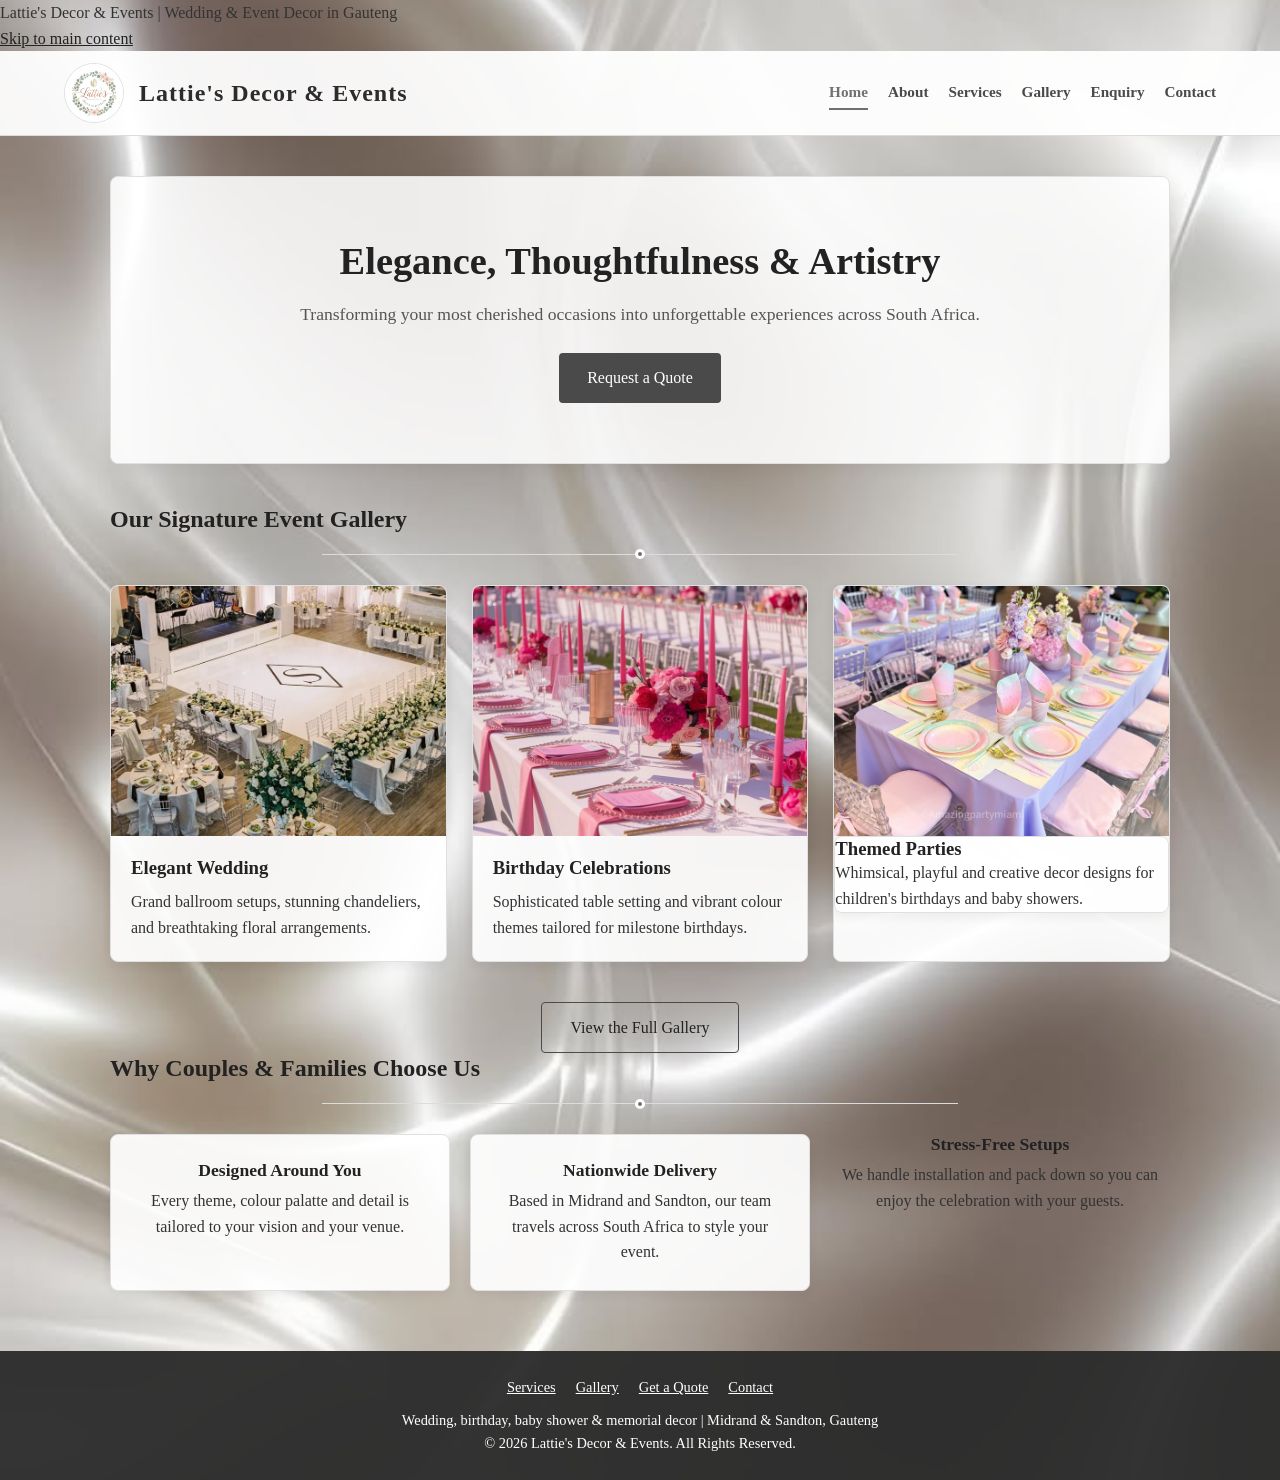
<file: index.html>
<!DOCTYPE html>
<html lang="en -ZA">
<head>
  <meta charset="UTF-8">
  <meta name="viewport" content="width=device-width, initial-scale=1>"
  <title>Lattie's Decor &amp; Events |  Wedding &amp; Event Decor in Gauteng</title>
 <meta name="description" content="Elegant Wedding, Birthday, baby shower and memorial decor in Midrand and Sandton, Gauteng. Request a personalised quote from Lattie's Decor &amp; Events.">
 <meta name="Keywords" content="event decor Gauteng, wedding decor Midrand, event decorator Sandton, baby shower decor, birthday decor,memorial service decor, South Africa">
 <mate name="author" content="Lattie's Decor &amp; Events">
 <meta name="robots" content="index, follow">
 <meta name="theme-color" content="#2c2c2c">
 <link rel="canonical" href="https://latties-decor-events.netlify.app/">

 <!--Open Graph/ social sharing-->
 <meta property="og:type" content="website">
 <meta property="og:site_name" content="Lattie's Decor &amp; Events">
 <meta property="og:tittle" content="Lattie's Decor &amp; Events | Wedding &amp; Event Decor in Gauteng">
 <meta property="og:description" content="Elegant wedding, birthday, baby shower and memorial decor in Midrand and Sandton, Gauteng. Request a personalised quote from Lattie's Decor &amp; Events.">
 <meta property="og:url" content="https://latties-decor-events.netlify.app/">
 <meta property="og:image" content="https://latties-decor-events.netlify.app/_images/Elegant-wedding-reception-decor.jpg">
 <meta property="og:locale" content="en_ZA">
 <meta name="twitter:card" content="summary_large_image">

 <link rel="icon" type="image/png" href="favicon.png">
 <link rel="apple-touch-icon" href="_images/apple-touch-icon.png">
 <link rel="stylesheet" href="css_assets/style.css">
 <script type="application/Id+json">
  {
   "@context": "https://schema.org",
   "@type": "LocalBusiness",
   "name": "Lattie's Decor & Events",
   "description": "Wedding. birthday, baby shower, graduation and memorial decor in Midrand and Sandton, Gauteng, with nationwide delivery.",
   "url": "https://latties-decor-events.netlify.app/",
   "logo": "https://latties-decor-events.netlify.app/_images/latties-decor-events-logo.jpg",
   "image": "https://latties-decor-events.netlify.app/_images/Elegant-wedding-reception-decor.jpg",
   "telephone": "+27683283939",
   "email": "Lattieneo@gmail.com",
   "address": {"@type": "PostalAddress", "addressLocality": "Midrand","addressRegion": "Gauteng", "addressCountry":"ZA" },
   "areaServed":{ "@type": "Country", "name": "South Africa"},
   "openingHoursSpecification":{
    "@type": "OpeningHoursSpecification",
    "dayOfWeek": ["Monday", "Tuesday", "Wednesday", "Thursday", "Friday"],
    "opens": "09:00",
    "closes": "18:00"
   }
  }
 </script>
</head>
<body>
  <a class="Skip-link" href="#main-content">Skip to main content</a>

  <header>
    <a class="brand" href="index.html" aria-label="Lattie's Decor and Events- home">
      <img src="_images/lattie-decor-events-logo.jpg" alt="Lattie's Decor and Events logo" width="60" height="60">
      <span class="brand-name">Lattie's Decor &amp; Events</span>
    </a>
    <button class="nav-toggle" id="nav-toggle" type="button" aria-expanded="false" aria-controls="site-nav" aria-label="Open menu">
      <span class="bar"></span><span class="bar"></span><span class="bar"></span>
    </button>
    <nav id="site-nav" aria-label="Main navigation">
      <ul>
        <li><a href="index.html" class="active" aria-current="page">Home</a></li>
        <li><a href="about.html">About</a></li>
        <li><a href="services.html">Services</a></li>
        <li><a href="gallery.html">Gallery</a></li>
        <li><a href="enquiry.html">Enquiry</a></li>
        <li><a href="contact.html">Contact</a></li>
      </ul>
    </nav>
  </header>

<main id="main-content">
  <section class="hero">
    <h1>Elegance, Thoughtfulness &amp; Artistry</h1>
    <p>Transforming your most cherished occasions into unforgettable experiences across South Africa.</p>
    <a href="enquiry.html" class="btn">Request a Quote</a>
  </section>

  <h2 class="section-tittle reveal">Our Signature Event Gallery</h2>
  <div class="divider" aria-hidden="true">
    <div class="divider-dot"></div>
</div>

<div class="gallery-grid">
  <article class="card reveal">
    <img src="_images/elegant-wedding-reception-decor-400.jpg" srcset="_images/elegant-wedding-reception-decor-400.jpg 400w, _images/elegant-wedding-reception-decor.jpg 736w"
     sizes="(max-width: 600px) 100vw, (max-width:992px) 50vw, 33w"
     alt="Elegant wedding reception hall with chandeliers and floral tables" width="400" height="250" loading="lazy" decoding="async">
     <div class="card-content">
      <h3>Elegant Wedding</h3>
      <p>Grand ballroom setups, stunning chandeliers, and breathtaking floral arrangements.</p>
     </div>
  </article>
  <article class="card reveal">
    <img src="_images/birthday-pink-table-decor-400.jpg" srcset="_images/birthday-pink-table-decor-400 jpg 400w, _images/birthday-pink-table-decor.jpg 736w"
    sizes="(max-width: 600px) 100vw, (max-width:992px) 50vw, 33vw"
    alt="Pink and white birthday table with tall candles and flowers" width="400" height="250" loading="lazy" decoding="async">
    <div class="card-content">
      <h3>Birthday Celebrations</h3>
      <p>Sophisticated table setting and vibrant colour themes tailored for milestone birthdays.</P>
    </div>
  </article>
  <article class="card reveal">
    <img src="_images/unicorn-pastel-party-decor-400.jpg" srcset="_images/unicorn-pastel-party-decor-400.jpg 400w, _images/unicorn-pastel-party-decor.jpg 736w"
    sizes="(max-width:600px) 100vw, (max-width:992px) 50vw, 33vw"
    alt="Pastel rainbow children's party table with flowers" width="400" height="250" loading="lazy" decoding="async">
    <div class="card content">
      <h3>Themed Parties</h3>
      <p>Whimsical, playful and creative decor designs for children's birthdays and baby showers.</p>
    </div>
  </article>
</div>

<div class="cta-row reveal">
  <a href="gallery.html" class="btn btn-outline">View the Full Gallery</a>
</div>

<h2 class="section-tittle reveal">Why Couples &amp; Families Choose Us</h2>
<div class="divider" aria-hidden="true">
  <div class="divider-dot"></div>
</div>
<div class="feature-row">
  <div class="feature panel reveal">
    <h3>Designed Around You</h3>
    <p>Every theme, colour palatte and detail is tailored to your vision and your venue.</p>
  </div>
  <div class="feature panel reveal">
    <h3>Nationwide Delivery</h3>
    <p>Based in Midrand and Sandton, our team travels across South Africa to style your event.</p>
  </div>
  <div class="feature panle reveal">
    <h3> Stress-Free Setups</h3>
    <p>We handle installation and pack down so you can enjoy the celebration with your guests.</p>
  </div>
</div>

</main>

<footer>
  <ul class="footer-links">
    <li><a href="services.html">Services</a></li>
    <li><a href="gallery.html">Gallery</a></li>
    <li><a href="enquiry.html">Get a Quote</a></li>
    <li><a href="contact.html">Contact</a></li>
  </ul>
  <p>Wedding, birthday, baby shower &amp; memorial decor | Midrand &amp; Sandton, Gauteng</p>
  <p>&copy; <span id="year">2026</span> Lattie's Decor &amp; Events. All Rights Reserved.</p>
</footer>

<script src="js_assets/main.js" defer></script>

</body>
</html>
</file>
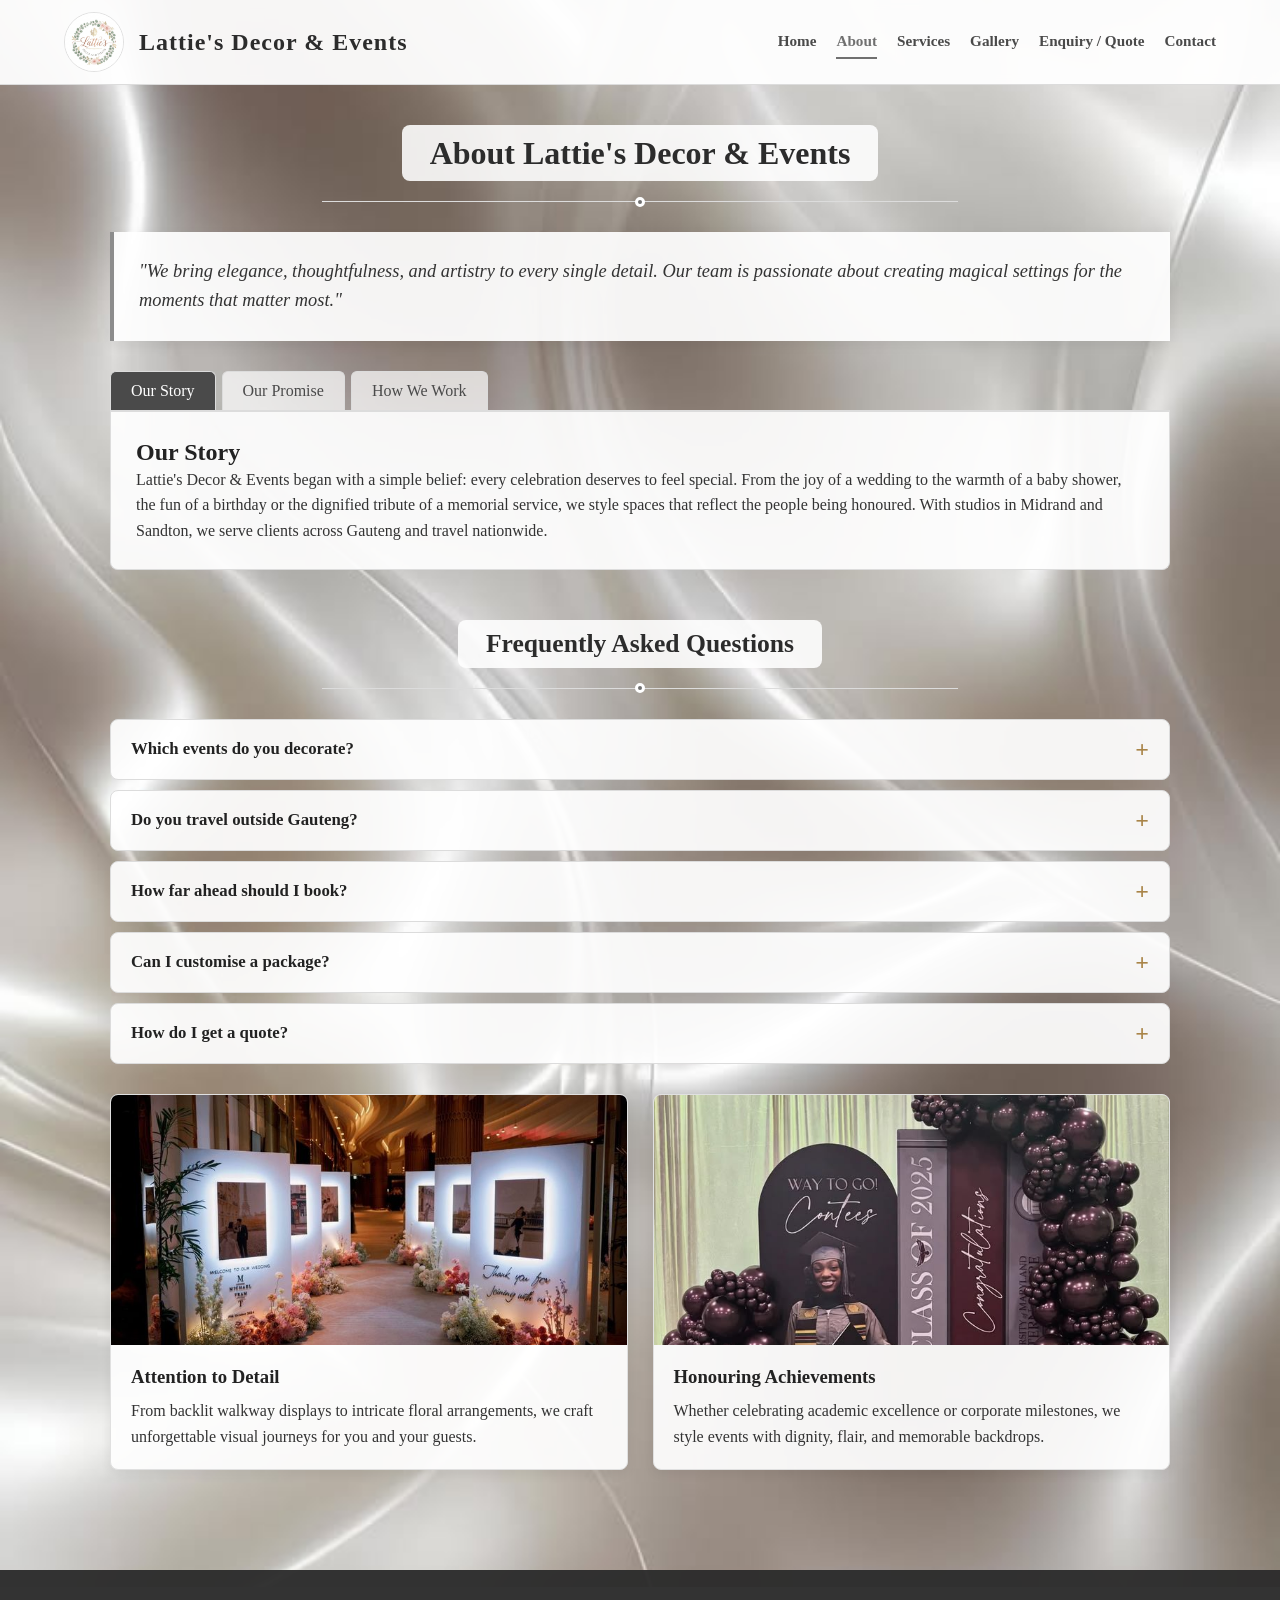
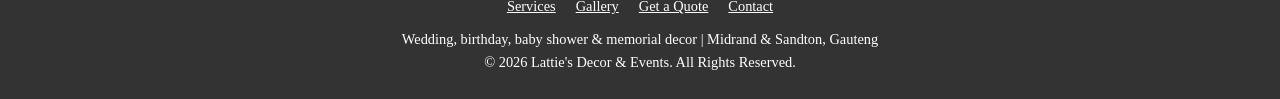
<file: about.html>
<!DOCTYPE html>
<html lang="en-ZA">
<head>
  <meta charset="UTF-8">
  <meta name="viewport" content="width=device-width, initial-scale=1">
  <title>About Us | Lattie's Decor &amp; Events Midrand &amp; Sandton</title>
  <meta name="description" content="Meet Lattie's Decor &amp; Events: elegant, thoughtful event styling from our Midrand and Sandton studios. Read our story, promise and FAQs.">
  <meta name="keywords" content="about Lattie's Decor, event decorator Midrand, event styling Sandton, wedding decor FAQ">
  <meta name="author" content="Lattie's Decor &amp; Events">
  <meta name="robots" content="index, follow">
  <meta name="theme-color" content="#2c2c2c">
  <link rel="canonical" href="https://latties-decor-events.netlify.app/about.html">

  <!-- Open Graph / social sharing -->
  <meta property="og:type" content="website">
  <meta property="og:site_name" content="Lattie's Decor &amp; Events">
  <meta property="og:title" content="About Us | Lattie's Decor &amp; Events Midrand &amp; Sandton">
  <meta property="og:description" content="Meet Lattie's Decor &amp; Events: elegant, thoughtful event styling from our Midrand and Sandton studios. Read our story, promise and FAQs.">
  <meta property="og:url" content="https://latties-decor-events.netlify.app/about.html">
  <meta property="og:image" content="https://latties-decor-events.netlify.app/_images/wedding-entrance-walkway-decor.jpg">
  <meta property="og:locale" content="en_ZA">
  <meta name="twitter:card" content="summary_large_image">

  <link rel="icon" type="image/png" href="favicon.png">
  <link rel="apple-touch-icon" href="_images/apple-touch-icon.png">
  <link rel="stylesheet" href="css_assets/style.css">
</head>
<body>
  <a class="skip-link" href="#main-content">Skip to main content</a>

  <header>
    <a class="brand" href="index.html" aria-label="Lattie's Decor and Events - home">
      <img src="_images/lattie-decor-events-logo.jpg" alt="Lattie's Decor and Events logo" width="60" height="60">
      <span class="brand-name">Lattie's Decor &amp; Events</span>
    </a>
    <button class="nav-toggle" id="nav-toggle" type="button" aria-expanded="false" aria-controls="site-nav" aria-label="Open menu">
      <span class="bar"></span><span class="bar"></span><span class="bar"></span>
    </button>
    <nav id="site-nav" aria-label="Main navigation">
      <ul>
          <li><a href="index.html">Home</a></li>
          <li><a href="about.html" class="active" aria-current="page">About</a></li>
          <li><a href="services.html">Services</a></li>
          <li><a href="gallery.html">Gallery</a></li>
          <li><a href="enquiry.html">Enquiry / Quote</a></li>
          <li><a href="contact.html">Contact</a></li>
      </ul>
    </nav>
  </header>

  <main id="main-content">
    <h1 class="page-title reveal">About Lattie's Decor &amp; Events</h1>
    <div class="divider" aria-hidden="true">
      <div class="divider-dot"></div>
    </div>

    <blockquote class="highlight-quote reveal">
      "We bring elegance, thoughtfulness, and artistry to every single detail. Our team is passionate about creating magical settings for the moments that matter most."
    </blockquote>

    <section class="tabs reveal" aria-label="Learn more about us">
      <div class="tabs-list" role="tablist" aria-label="About sections">
        <button class="tab-btn" role="tab" id="tab-story" aria-controls="panel-story" aria-selected="true" type="button">Our Story</button>
        <button class="tab-btn" role="tab" id="tab-promise" aria-controls="panel-promise" aria-selected="false" tabindex="-1" type="button">Our Promise</button>
        <button class="tab-btn" role="tab" id="tab-process" aria-controls="panel-process" aria-selected="false" tabindex="-1" type="button">How We Work</button>
      </div>
      <div class="tab-panel" role="tabpanel" id="panel-story" aria-labelledby="tab-story">
        <h2>Our Story</h2>
        <p>Lattie's Decor &amp; Events began with a simple belief: every celebration deserves to feel special. From the joy of a wedding to the warmth of a baby shower, the fun of a birthday or the dignified tribute of a memorial service, we style spaces that reflect the people being honoured. With studios in Midrand and Sandton, we serve clients across Gauteng and travel nationwide.</p>
      </div>
      <div class="tab-panel" id="panel-promise" role="tabpanel" aria-labelledby="tab-promise" hidden>
        <h2>Our Promise</h2>
        <p>We promise three things at every event: <strong>elegance</strong> in the look, <strong>thoughtfulness</strong> in the planning, and <strong>artistry</strong> in every detail. If something is not right on the day, our team fixes it on the spot.</p>
      </div>
      <div class="tab-panel" id="panel-process" role="tabpanel" aria-labelledby="tab-process" hidden>
        <h2>How We Work</h2>
        <ol>
          <li><strong>Consultation:</strong> tell us about your event through our <a href="enquiry.html">enquiry form</a>.</li>
          <li><strong>Design:</strong> we propose a theme, colour palette and layout for your venue.</li>
          <li><strong>Setup:</strong> our team delivers and installs everything before your guests arrive.</li>
          <li><strong>Celebrate:</strong> you enjoy the day while we handle the pack-down.</li>
        </ol>
      </div>
    </section>

    <h2 class="section-title reveal">Frequently Asked Questions</h2>
    <div class="divider" aria-hidden="true">
      <div class="divider-dot"></div>
    </div>
    <div class="accordion reveal">
      <div class="accordion-item">
        <h3><button class="accordion-header" id="acc-h1" type="button" aria-expanded="false" aria-controls="acc-b1">Which events do you decorate?</button></h3>
        <div class="accordion-body" id="acc-b1" role="region" aria-labelledby="acc-h1" hidden>Weddings and receptions, birthdays, baby showers, graduations and memorial services.</div>
      </div>
      <div class="accordion-item">
        <h3><button class="accordion-header" id="acc-h2" type="button" aria-expanded="false" aria-controls="acc-b2">Do you travel outside Gauteng?</button></h3>
        <div class="accordion-body" id="acc-b2" role="region" aria-labelledby="acc-h2" hidden>Yes. Our delivery services travel nationwide. Travel costs are included in your personalised quote.</div>
      </div>
      <div class="accordion-item">
        <h3><button class="accordion-header" id="acc-h3" type="button" aria-expanded="false" aria-controls="acc-b3">How far ahead should I book?</button></h3>
        <div class="accordion-body" id="acc-b3" role="region" aria-labelledby="acc-h3" hidden>We recommend at least 30 days before your event so we can design and prepare properly. Short-notice dates are possible depending on availability.</div>
      </div>
      <div class="accordion-item">
        <h3><button class="accordion-header" id="acc-h4" type="button" aria-expanded="false" aria-controls="acc-b4">Can I customise a package?</button></h3>
        <div class="accordion-body" id="acc-b4" role="region" aria-labelledby="acc-h4" hidden>Absolutely. Our <a href="services.html">packages</a> are a starting point; we adjust colours, themes and inclusions to suit you and your budget.</div>
      </div>
      <div class="accordion-item">
        <h3><button class="accordion-header" id="acc-h5" type="button" aria-expanded="false" aria-controls="acc-b5">How do I get a quote?</button></h3>
        <div class="accordion-body" id="acc-b5" role="region" aria-labelledby="acc-h5" hidden>Complete the <a href="enquiry.html">enquiry form</a> and you will see an estimate straight away; a consultant then confirms the details with you.</div>
      </div>
    </div>

    <div class="gallery-grid">
      <article class="card reveal">
        <img src="_images/wedding-entrance-walkway-decor-400.jpg" srcset="_images/wedding-entrance-walkway-decor-400.jpg 400w, _images/wedding-entrance-walkway-decor.jpg 736w"
             sizes="(max-width: 600px) 100vw, (max-width: 992px) 50vw, 33vw"
             alt="Backlit photo panels and flowers lining a wedding entrance walkway" width="400" height="250" loading="lazy" decoding="async">
        <div class="card-content">
          <h3>Attention to Detail</h3>
          <p>From backlit walkway displays to intricate floral arrangements, we craft unforgettable visual journeys for you and your guests.</p>
        </div>
      </article>
      <article class="card reveal">
        <img src="_images/graduation-balloon-backdrop-decor-400.jpg" srcset="_images/graduation-balloon-backdrop-decor-400.jpg 400w, _images/graduation-balloon-backdrop-decor.jpg 736w"
             sizes="(max-width: 600px) 100vw, (max-width: 992px) 50vw, 33vw"
             alt="Graduation backdrop with dark balloon arch and congratulations sign" width="400" height="250" loading="lazy" decoding="async">
        <div class="card-content">
          <h3>Honouring Achievements</h3>
          <p>Whether celebrating academic excellence or corporate milestones, we style events with dignity, flair, and memorable backdrops.</p>
        </div>
      </article>
    </div>

  </main>

  <footer>
    <ul class="footer-links">
      <li><a href="services.html">Services</a></li>
      <li><a href="gallery.html">Gallery</a></li>
      <li><a href="enquiry.html">Get a Quote</a></li>
      <li><a href="contact.html">Contact</a></li>
    </ul>
    <p>Wedding, birthday, baby shower &amp; memorial decor | Midrand &amp; Sandton, Gauteng</p>
    <p>&copy; <span id="year">2026</span> Lattie's Decor &amp; Events. All Rights Reserved.</p>
  </footer>

  <script src="js_assets/main.js" defer></script>
  <script src="js_assets/vendor/jquery-3.6.1.min.js" defer></script>
  <script src="js_assets/ui-widgets.js" defer></script>

</body>
</html>
</file>
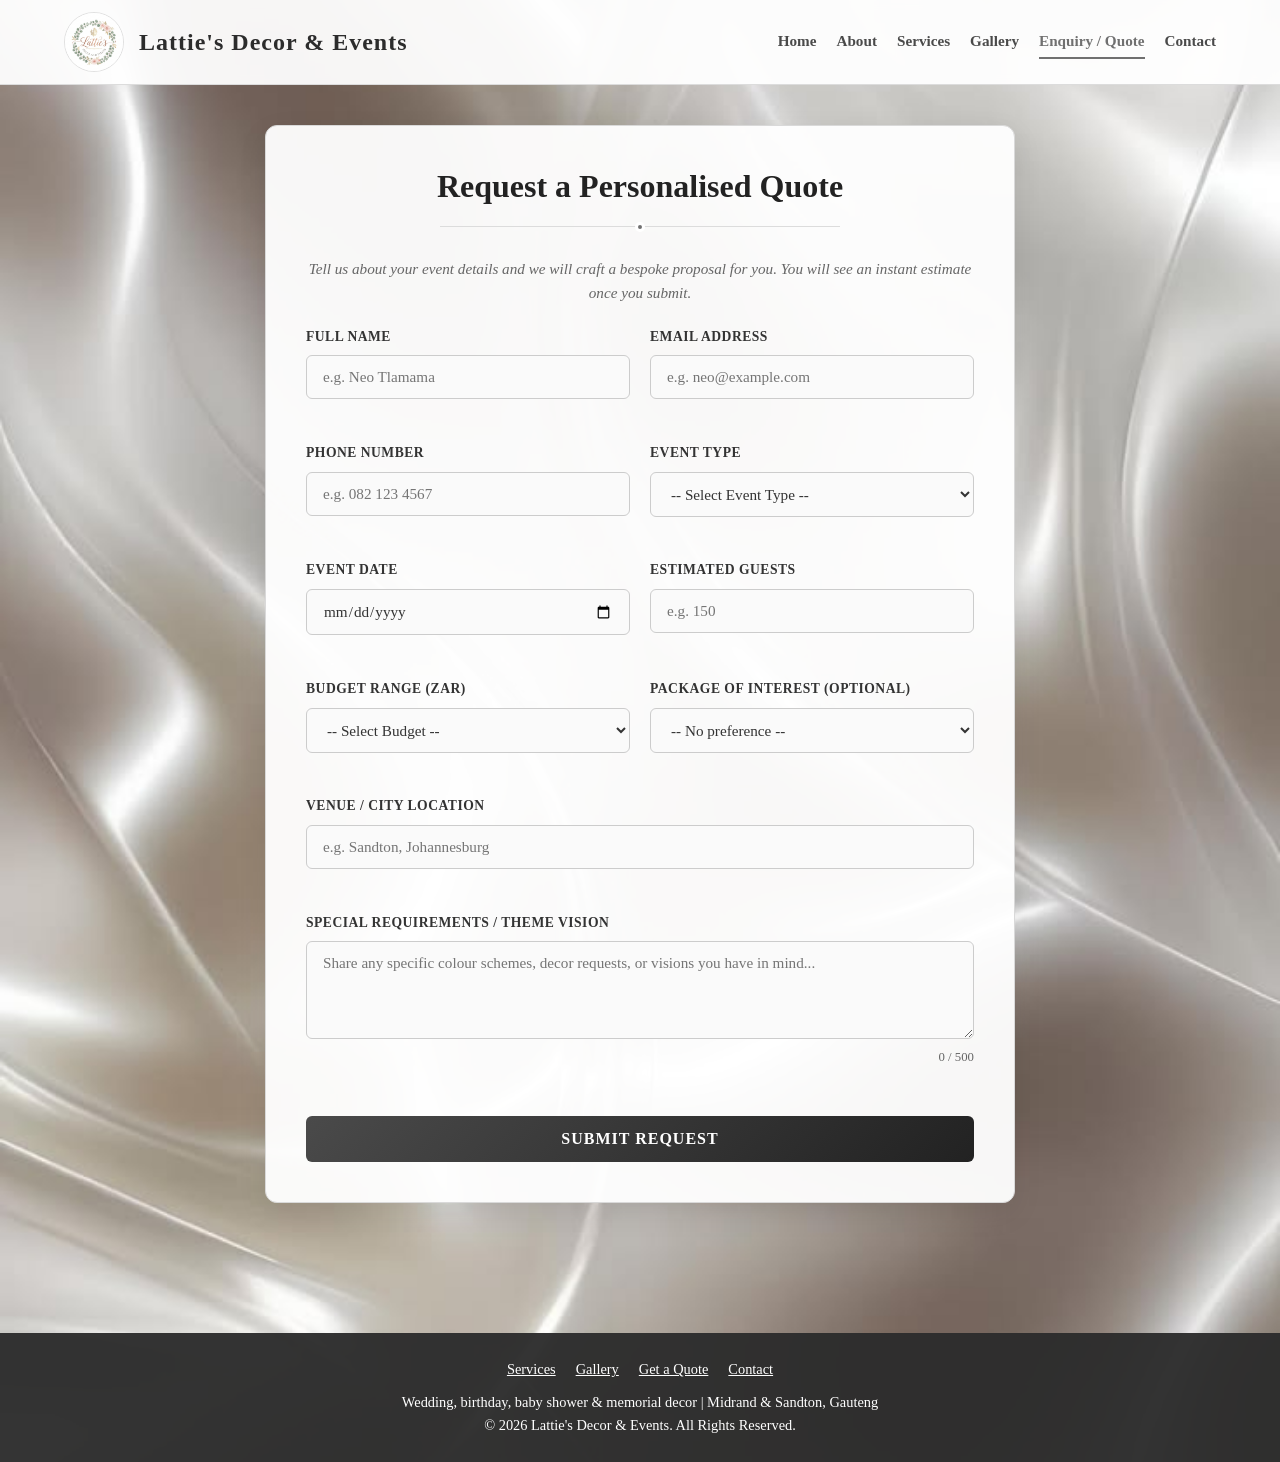
<file: enquiry.html>
<!DOCTYPE html>
<html lang="en-ZA">
<head>
  <meta charset="UTF-8">
  <meta name="viewport" content="width=device-width, initial-scale=1">
  <title>Request a Decor Quote | Lattie's Decor &amp; Events</title>
  <meta name="description" content="Request a personalised decor quote for your wedding, birthday, baby shower or memorial. Get an instant estimate and availability check.">
  <meta name="keywords" content="event decor quote, wedding decor quote Gauteng, book event decorator, baby shower decor enquiry">
  <meta name="author" content="Lattie's Decor &amp; Events">
  <meta name="robots" content="index, follow">
  <meta name="theme-color" content="#2c2c2c">
  <link rel="canonical" href="https://latties-decor-events.netlify.app/enquiry.html">

  <!-- Open Graph / social sharing -->
  <meta property="og:type" content="website">
  <meta property="og:site_name" content="Lattie's Decor &amp; Events">
  <meta property="og:title" content="Request a Decor Quote | Lattie's Decor &amp; Events">
  <meta property="og:description" content="Request a personalised decor quote for your wedding, birthday, baby shower or memorial. Get an instant estimate and availability check.">
  <meta property="og:url" content="https://latties-decor-events.netlify.app/enquiry.html">
  <meta property="og:image" content="https://latties-decor-events.netlify.app/_images/baby-shower-balloon-garden-decor.jpg">
  <meta property="og:locale" content="en_ZA">
  <meta name="twitter:card" content="summary_large_image">

  <link rel="icon" type="image/png" href="favicon.png">
  <link rel="apple-touch-icon" href="_images/apple-touch-icon.png">
  <link rel="stylesheet" href="css_assets/style.css">
</head>
<body>
  <a class="skip-link" href="#main-content">Skip to main content</a>

  <header>
    <a class="brand" href="index.html" aria-label="Lattie's Decor and Events - home">
      <img src="_images/lattie-decor-events-logo.jpg" alt="Lattie's Decor and Events logo" width="60" height="60">
      <span class="brand-name">Lattie's Decor &amp; Events</span>
    </a>
    <button class="nav-toggle" id="nav-toggle" type="button" aria-expanded="false" aria-controls="site-nav" aria-label="Open menu">
      <span class="bar"></span><span class="bar"></span><span class="bar"></span>
    </button>
    <nav id="site-nav" aria-label="Main navigation">
      <ul>
          <li><a href="index.html">Home</a></li>
          <li><a href="about.html">About</a></li>
          <li><a href="services.html">Services</a></li>
          <li><a href="gallery.html">Gallery</a></li>
          <li><a href="enquiry.html" class="active" aria-current="page">Enquiry / Quote</a></li>
          <li><a href="contact.html">Contact</a></li>
      </ul>
    </nav>
  </header>

  <main id="main-content">
    <section class="enquiry-card reveal" aria-labelledby="enquiry-title">
      <div class="form-header">
        <h1 id="enquiry-title">Request a Personalised Quote</h1>
        <div class="divider" aria-hidden="true">
      <div class="divider-dot"></div>
    </div>
        <p>Tell us about your event details and we will craft a bespoke proposal for you. You will see an instant estimate once you submit.</p>
      </div>

      <form id="enquiry-form" action="https://formsubmit.co/Lattieneo@gmail.com" method="POST" novalidate>
        <div class="form-grid">
          <div class="form-group">
            <label for="fullname">Full Name</label>
            <input type="text" id="fullname" name="fullname" placeholder="e.g. Neo Tlamama" autocomplete="name" required minlength="2" maxlength="60" aria-describedby="fullname-error">
            <span class="error-msg" id="fullname-error" aria-live="polite"></span>
          </div>
          <div class="form-group">
            <label for="email">Email Address</label>
            <input type="email" id="email" name="email" placeholder="e.g. neo@example.com" autocomplete="email" required aria-describedby="email-error">
            <span class="error-msg" id="email-error" aria-live="polite"></span>
          </div>
          <div class="form-group">
            <label for="phone">Phone Number</label>
            <input type="tel" id="phone" name="phone" placeholder="e.g. 082 123 4567" autocomplete="tel" required aria-describedby="phone-error">
            <span class="error-msg" id="phone-error" aria-live="polite"></span>
          </div>
          <div class="form-group">
            <label for="eventtype">Event Type</label>
            <select id="eventtype" name="eventtype" required aria-describedby="eventtype-error">
              <option value="">-- Select Event Type --</option>
              <option value="wedding">Wedding / Reception</option>
              <option value="babyshower">Baby Shower</option>
              <option value="birthday">Birthday Party</option>
              <option value="memorial">Memorial Service</option>
              <option value="other">Other Celebration</option>
            </select>
            <span class="error-msg" id="eventtype-error" aria-live="polite"></span>
          </div>
          <div class="form-group">
            <label for="eventdate">Event Date</label>
            <input type="date" id="eventdate" name="eventdate" required aria-describedby="eventdate-error">
            <span class="error-msg" id="eventdate-error" aria-live="polite"></span>
          </div>
          <div class="form-group">
            <label for="guestcount">Estimated Guests</label>
            <input type="number" id="guestcount" name="guestcount" placeholder="e.g. 150" min="10" max="1000" step="1" inputmode="numeric" required aria-describedby="guestcount-error">
            <span class="error-msg" id="guestcount-error" aria-live="polite"></span>
          </div>
          <div class="form-group">
            <label for="budget">Budget Range (ZAR)</label>
            <select id="budget" name="budget" required aria-describedby="budget-error">
              <option value="">-- Select Budget --</option>
              <option value="10k-25k">R10,000 - R25,000</option>
              <option value="25k-50k">R25,000 - R50,000</option>
              <option value="50k-100k">R50,000 - R100,000</option>
              <option value="100k+">R100,000+</option>
            </select>
            <span class="error-msg" id="budget-error" aria-live="polite"></span>
          </div>
          <div class="form-group">
            <label for="package">Package of Interest (optional)</label>
            <select id="package" name="package">
              <option value="">-- No preference --</option>
            </select>
            <span class="error-msg" aria-hidden="true"></span>
          </div>
          <div class="form-group form-group-full">
            <label for="venue">Venue / City Location</label>
            <input type="text" id="venue" name="venue" placeholder="e.g. Sandton, Johannesburg" autocomplete="off" required minlength="3" maxlength="100" aria-describedby="venue-error">
            <span class="error-msg" id="venue-error" aria-live="polite"></span>
          </div>
          <div class="form-group form-group-full">
            <label for="notes">Special Requirements / Theme Vision</label>
            <textarea id="notes" name="notes" rows="4" maxlength="500" placeholder="Share any specific colour schemes, decor requests, or visions you have in mind..." aria-describedby="notes-error notes-count"></textarea>
            <div class="char-count" id="notes-count">0 / 500</div>
            <span class="error-msg" id="notes-error" aria-live="polite"></span>
          </div>

          <div class="honeypot" aria-hidden="true">
            <label for="_honey">Leave this field empty</label>
            <input type="text" id="_honey" name="_honey" tabindex="-1" autocomplete="off">
          </div>
          <input type="hidden" name="_captcha" value="false">

          <div class="form-group-full">
            <button type="submit" class="submit-btn">SUBMIT REQUEST</button>
          </div>
        </div>
      </form>
      <div class="form-status" id="form-status" role="status" aria-live="polite"></div>
    </section>

  </main>

  <footer>
    <ul class="footer-links">
      <li><a href="services.html">Services</a></li>
      <li><a href="gallery.html">Gallery</a></li>
      <li><a href="enquiry.html">Get a Quote</a></li>
      <li><a href="contact.html">Contact</a></li>
    </ul>
    <p>Wedding, birthday, baby shower &amp; memorial decor | Midrand &amp; Sandton, Gauteng</p>
    <p>&copy; <span id="year">2026</span> Lattie's Decor &amp; Events. All Rights Reserved.</p>
  </footer>

  <script src="js_assets/main.js" defer></script>
  <script src="js_assets/packages-data.js" defer></script>
  <script src="js_assets/forms.js" defer></script>

</body>
</html>
</file>
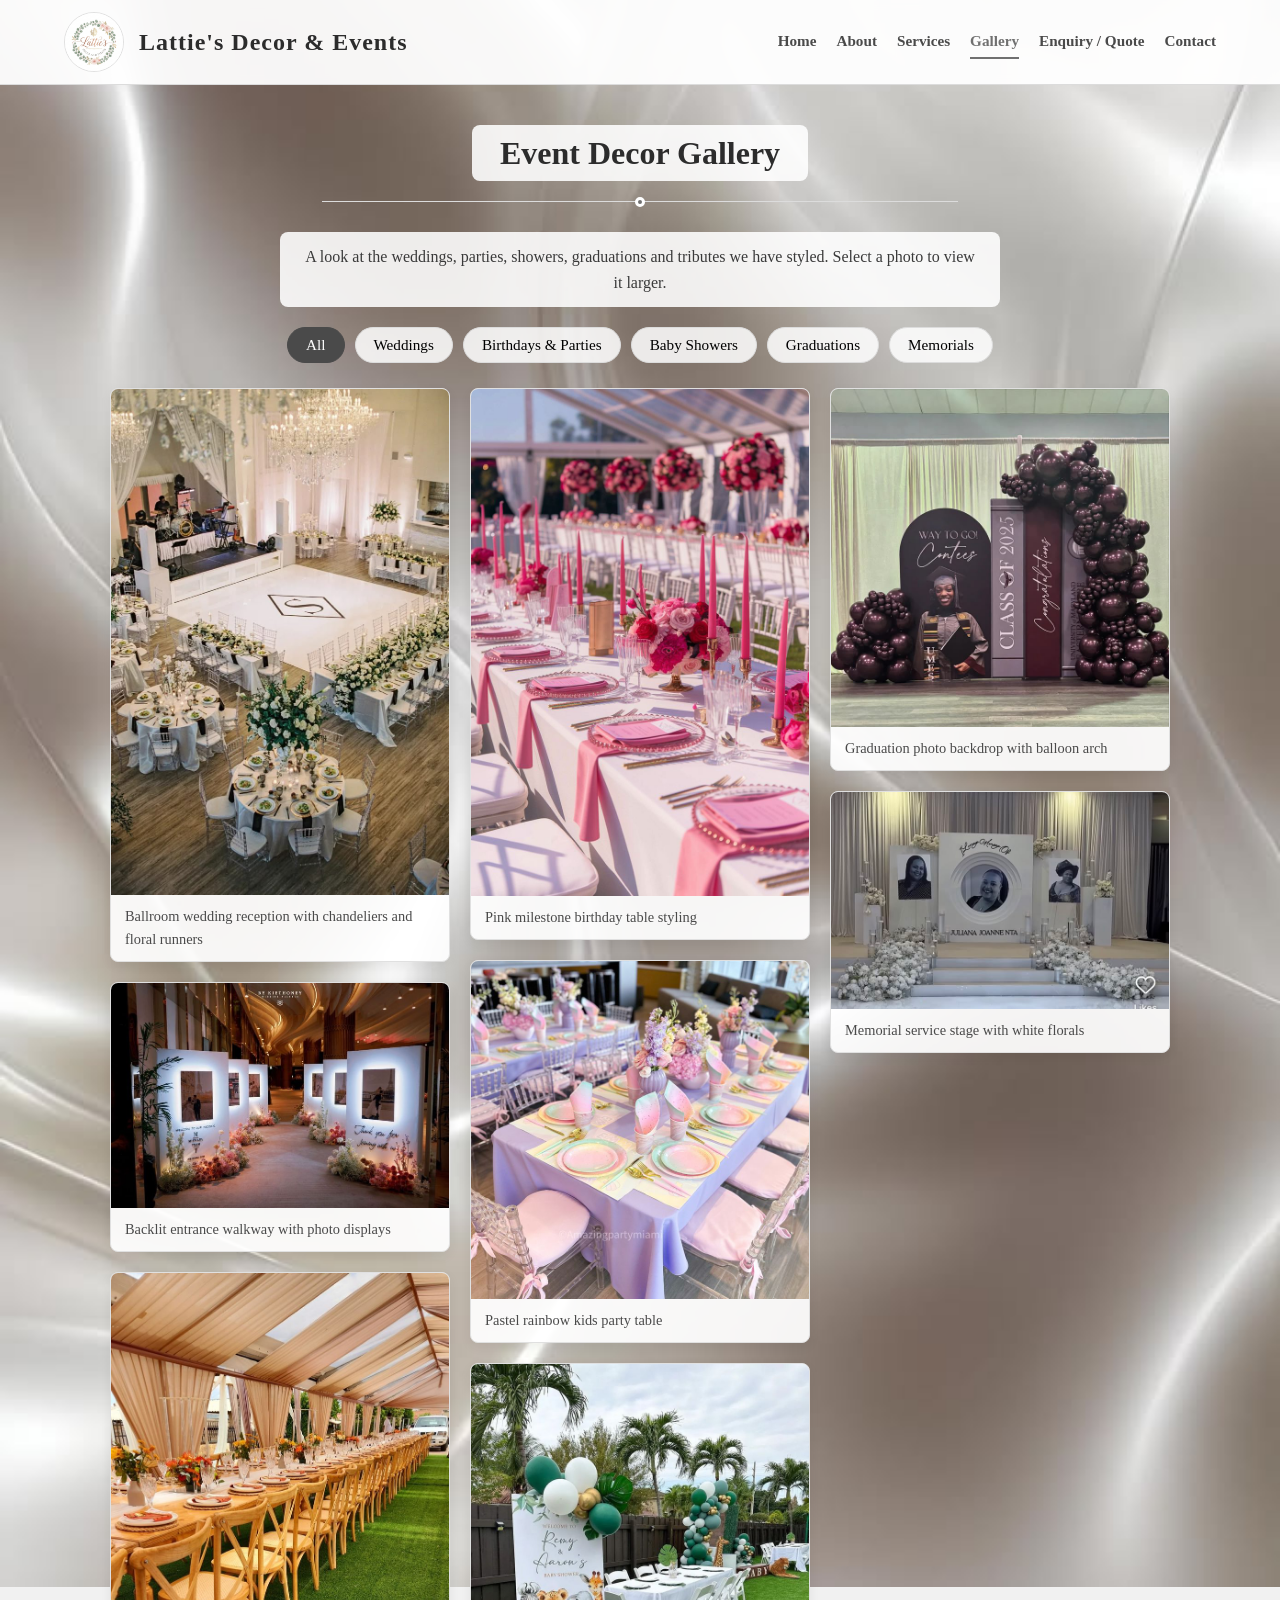
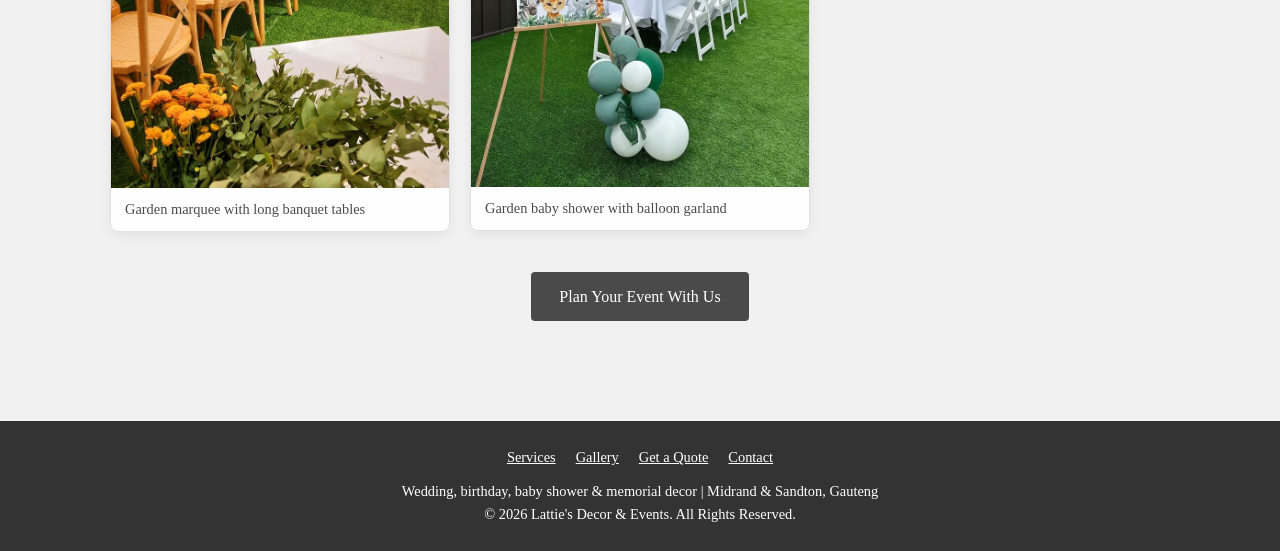
<file: gallery.html>
<!DOCTYPE html>
<html lang="en-ZA">
<head>
  <meta charset="UTF-8">
  <meta name="viewport" content="width=device-width, initial-scale=1">
  <title>Event Decor Gallery | Lattie's Decor &amp; Events</title>
  <meta name="description" content="View photos of weddings, birthdays, baby showers, graduations and memorial services styled by Lattie's Decor &amp; Events in Gauteng.">
  <meta name="keywords" content="event decor gallery, wedding decor photos, baby shower ideas, birthday table decor, graduation backdrop, memorial flowers">
  <meta name="author" content="Lattie's Decor &amp; Events">
  <meta name="robots" content="index, follow">
  <meta name="theme-color" content="#2c2c2c">
  <link rel="canonical" href="https://latties-decor-events.netlify.app/gallery.html">

  <!-- Open Graph / social sharing -->
  <meta property="og:type" content="website">
  <meta property="og:site_name" content="Lattie's Decor &amp; Events">
  <meta property="og:title" content="Event Decor Gallery | Lattie's Decor &amp; Events">
  <meta property="og:description" content="View photos of weddings, birthdays, baby showers, graduations and memorial services styled by Lattie's Decor &amp; Events in Gauteng.">
  <meta property="og:url" content="https://latties-decor-events.netlify.app/gallery.html">
  <meta property="og:image" content="https://latties-decor-events.netlify.app/_images/birthday-pink-table-decor.jpg">
  <meta property="og:locale" content="en_ZA">
  <meta name="twitter:card" content="summary_large_image">

  <link rel="icon" type="image/png" href="favicon.png">
  <link rel="apple-touch-icon" href="_images/apple-touch-icon.png">
  <link rel="stylesheet" href="css_assets/style.css">
</head>
<body>
  <a class="skip-link" href="#main-content">Skip to main content</a>

  <header>
    <a class="brand" href="index.html" aria-label="Lattie's Decor and Events - home">
      <img src="_images/lattie-decor-events-logo.jpg" alt="Lattie's Decor and Events logo" width="60" height="60">
      <span class="brand-name">Lattie's Decor &amp; Events</span>
    </a>
    <button class="nav-toggle" id="nav-toggle" type="button" aria-expanded="false" aria-controls="site-nav" aria-label="Open menu">
      <span class="bar"></span><span class="bar"></span><span class="bar"></span>
    </button>
    <nav id="site-nav" aria-label="Main navigation">
      <ul>
          <li><a href="index.html">Home</a></li>
          <li><a href="about.html">About</a></li>
          <li><a href="services.html">Services</a></li>
          <li><a href="gallery.html" class="active" aria-current="page">Gallery</a></li>
          <li><a href="enquiry.html">Enquiry / Quote</a></li>
          <li><a href="contact.html">Contact</a></li>
      </ul>
    </nav>
  </header>

  <main id="main-content">
    <h1 class="page-title reveal">Event Decor Gallery</h1>
    <div class="divider" aria-hidden="true">
      <div class="divider-dot"></div>
    </div>
    <p class="lead">A look at the weddings, parties, showers, graduations and tributes we have styled. Select a photo to view it larger.</p>

    <div class="filter-bar" id="gallery-filters" role="group" aria-label="Filter gallery by event type"></div>
    <p class="visually-hidden" id="gallery-status" aria-live="polite"></p>

    <div class="masonry" id="gallery-masonry">
      <noscript>
        <figure class="masonry-item"><img src="_images/elegant-wedding-reception-decor-400.jpg" alt="Elegant wedding reception hall with chandeliers and long floral tables" width="400" height="400" loading="lazy"></figure>
        <figure class="masonry-item"><img src="_images/wedding-entrance-walkway-decor-400.jpg" alt="Backlit photo panels and flowers lining a wedding entrance walkway" width="400" height="400" loading="lazy"></figure>
        <figure class="masonry-item"><img src="_images/traditional-wedding-marquee-decor-400.jpg" alt="Long wedding tables under a draped marquee on green grass" width="400" height="400" loading="lazy"></figure>
        <figure class="masonry-item"><img src="_images/birthday-pink-table-decor-400.jpg" alt="Pink and white birthday table with tall candles and flowers" width="400" height="400" loading="lazy"></figure>
        <figure class="masonry-item"><img src="_images/unicorn-pastel-party-decor-400.jpg" alt="Pastel rainbow party table with flowers and iridescent plates" width="400" height="400" loading="lazy"></figure>
        <figure class="masonry-item"><img src="_images/baby-shower-balloon-garden-decor-400.jpg" alt="Baby shower with green and white balloon garland and welcome sign" width="400" height="400" loading="lazy"></figure>
        <figure class="masonry-item"><img src="_images/graduation-balloon-backdrop-decor-400.jpg" alt="Graduation backdrop with dark balloon arch and congratulations sign" width="400" height="400" loading="lazy"></figure>
        <figure class="masonry-item"><img src="_images/memorial-service-floral-stage-decor-400.jpg" alt="Memorial service stage with white flowers, portraits and soft draping" width="400" height="400" loading="lazy"></figure>
      </noscript>
    </div>

    <div class="cta-row">
      <a href="enquiry.html" class="btn">Plan Your Event With Us</a>
    </div>

    <div class="lightbox" id="lightbox" role="dialog" aria-modal="true" aria-label="Photo viewer" aria-hidden="true">
      <button class="lightbox-close" type="button" aria-label="Close photo viewer">&times;</button>
      <button class="lightbox-nav lightbox-prev" type="button" aria-label="Previous photo">&#8249;</button>
      <figure>
        <img src="_images/elegant-wedding-reception-decor.jpg" alt="" width="736" height="1101">
        <figcaption></figcaption>
      </figure>
      <button class="lightbox-nav lightbox-next" type="button" aria-label="Next photo">&#8250;</button>
    </div>

  </main>

  <footer>
    <ul class="footer-links">
      <li><a href="services.html">Services</a></li>
      <li><a href="gallery.html">Gallery</a></li>
      <li><a href="enquiry.html">Get a Quote</a></li>
      <li><a href="contact.html">Contact</a></li>
    </ul>
    <p>Wedding, birthday, baby shower &amp; memorial decor | Midrand &amp; Sandton, Gauteng</p>
    <p>&copy; <span id="year">2026</span> Lattie's Decor &amp; Events. All Rights Reserved.</p>
  </footer>

  <script src="js_assets/main.js" defer></script>
  <script src="js_assets/gallery.js" defer></script>

</body>
</html>
</file>
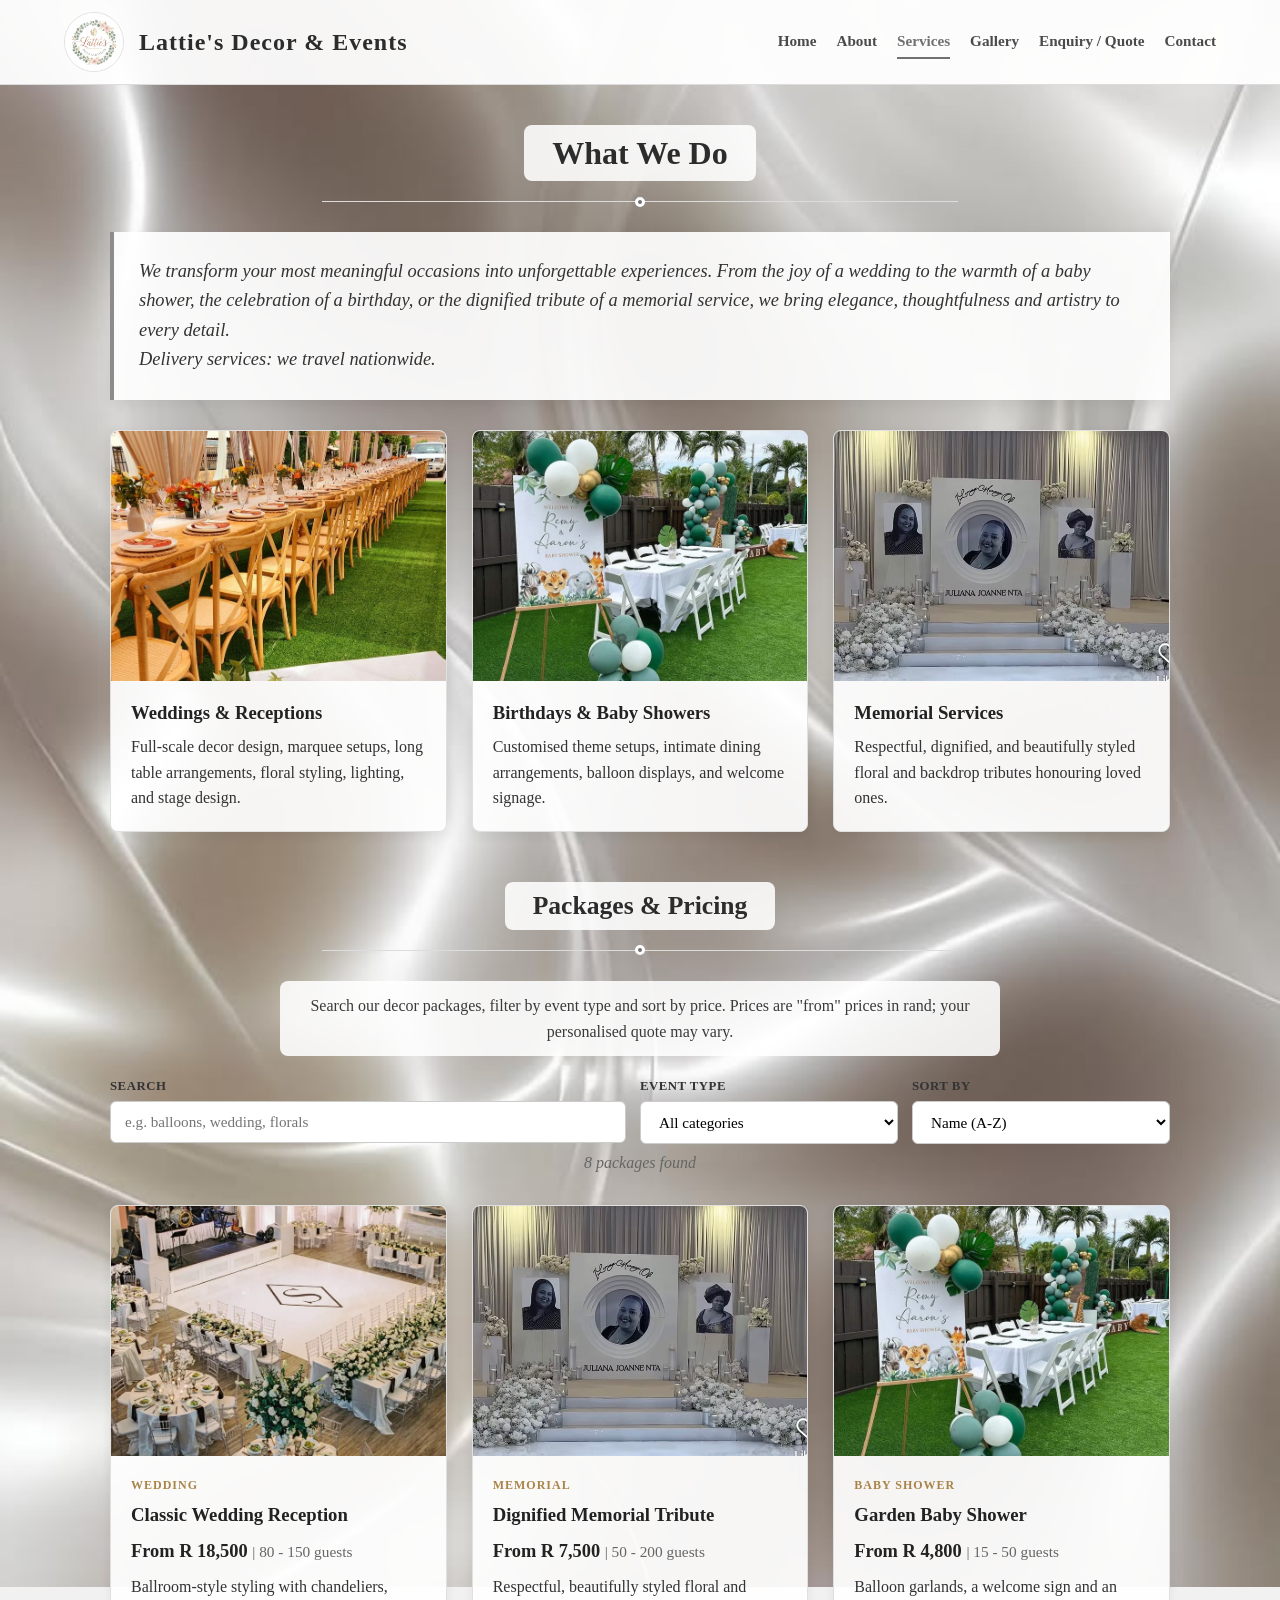
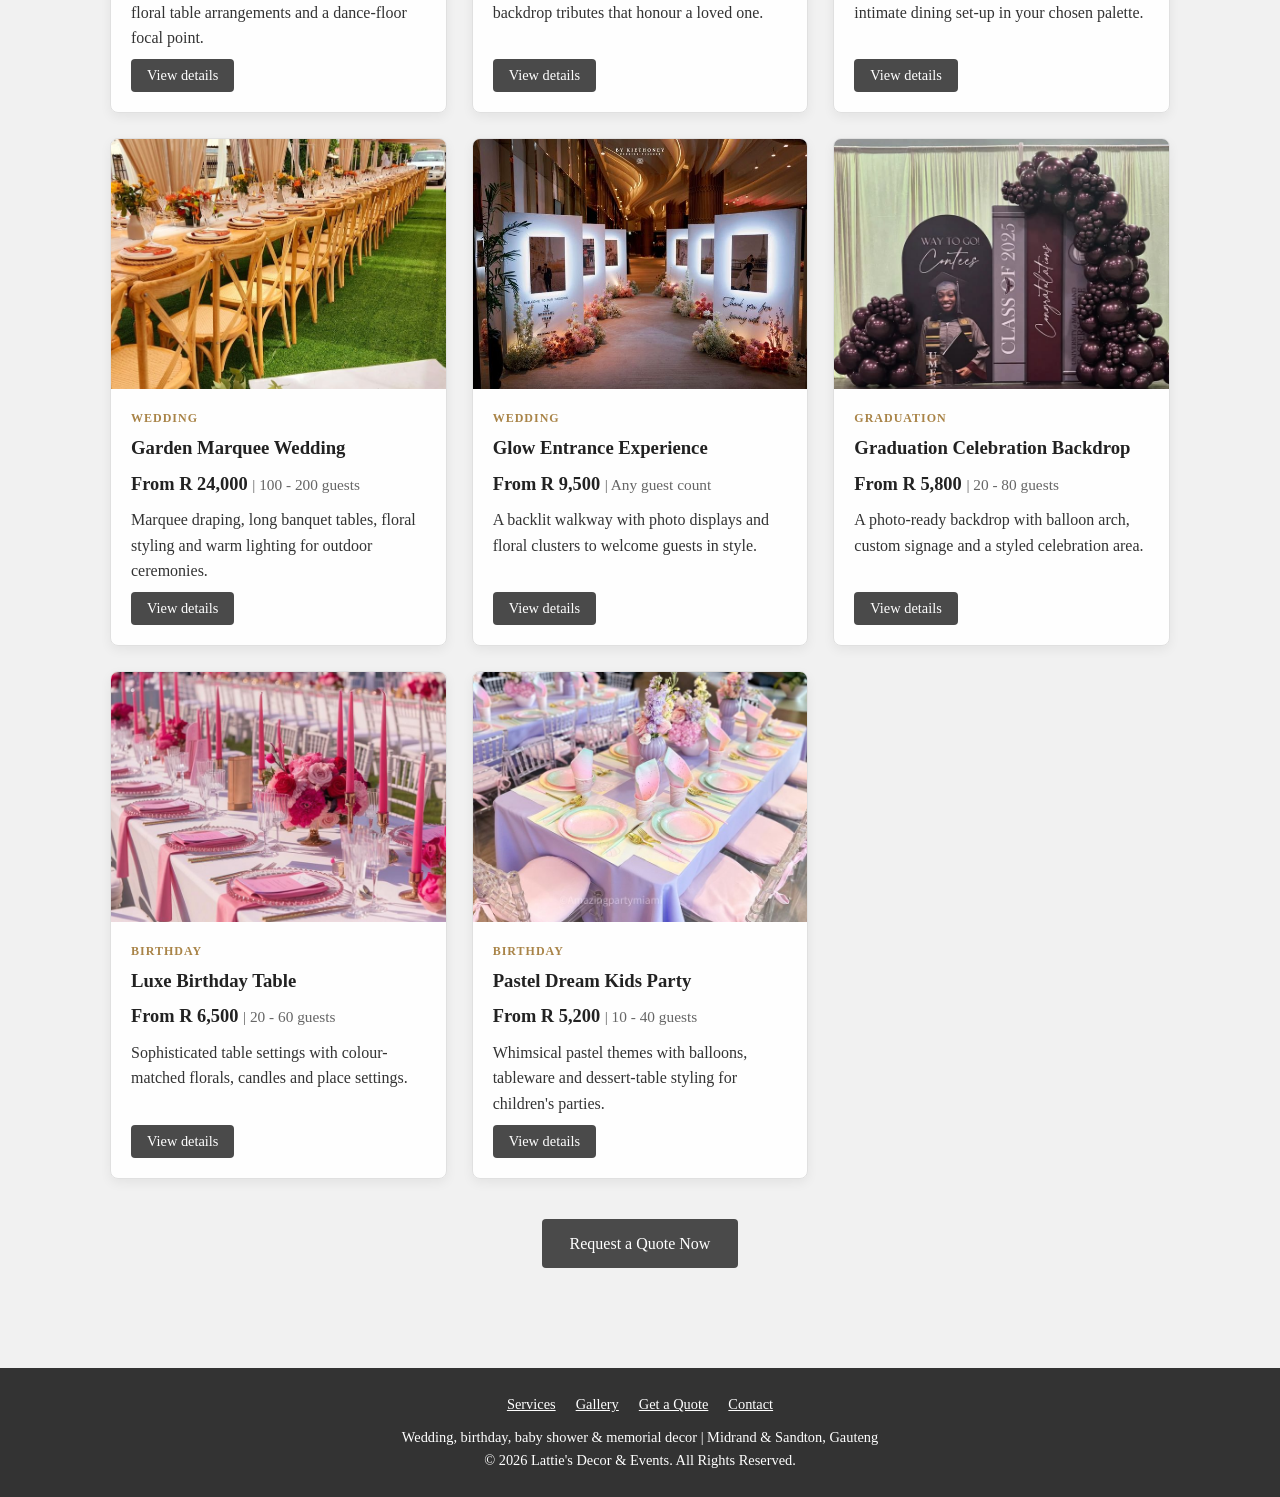
<file: services.html>
<!DOCTYPE html>
<html lang="en-ZA">
<head>
  <meta charset="UTF-8">
  <meta name="viewport" content="width=device-width, initial-scale=1">
  <title>Event Decor Services &amp; Packages | Lattie's Decor &amp; Events</title>
  <meta name="description" content="Browse wedding, birthday, baby shower, graduation and memorial decor packages in Gauteng. Search, compare prices and request your quote online.">
  <meta name="keywords" content="event decor packages, wedding decor prices, baby shower decor packages, memorial decor, birthday decor Gauteng">
  <meta name="author" content="Lattie's Decor &amp; Events">
  <meta name="robots" content="index, follow">
  <meta name="theme-color" content="#2c2c2c">
  <link rel="canonical" href="https://latties-decor-events.netlify.app/services.html">

  <!-- Open Graph / social sharing -->
  <meta property="og:type" content="website">
  <meta property="og:site_name" content="Lattie's Decor &amp; Events">
  <meta property="og:title" content="Event Decor Services &amp; Packages | Lattie's Decor &amp; Events">
  <meta property="og:description" content="Browse wedding, birthday, baby shower, graduation and memorial decor packages in Gauteng. Search, compare prices and request your quote online.">
  <meta property="og:url" content="https://latties-decor-events.netlify.app/services.html">
  <meta property="og:image" content="https://latties-decor-events.netlify.app/_images/traditional-wedding-marquee-decor.jpg">
  <meta property="og:locale" content="en_ZA">
  <meta name="twitter:card" content="summary_large_image">

  <link rel="icon" type="image/png" href="favicon.png">
  <link rel="apple-touch-icon" href="_images/apple-touch-icon.png">
  <link rel="stylesheet" href="css_assets/style.css">
</head>
<body>
  <a class="skip-link" href="#main-content">Skip to main content</a>

  <header>
    <a class="brand" href="index.html" aria-label="Lattie's Decor and Events - home">
      <img src="_images/lattie-decor-events-logo.jpg" alt="Lattie's Decor and Events logo" width="60" height="60">
      <span class="brand-name">Lattie's Decor &amp; Events</span>
    </a>
    <button class="nav-toggle" id="nav-toggle" type="button" aria-expanded="false" aria-controls="site-nav" aria-label="Open menu">
      <span class="bar"></span><span class="bar"></span><span class="bar"></span>
    </button>
    <nav id="site-nav" aria-label="Main navigation">
      <ul>
          <li><a href="index.html">Home</a></li>
          <li><a href="about.html">About</a></li>
          <li><a href="services.html" class="active" aria-current="page">Services</a></li>
          <li><a href="gallery.html">Gallery</a></li>
          <li><a href="enquiry.html">Enquiry / Quote</a></li>
          <li><a href="contact.html">Contact</a></li>
      </ul>
    </nav>
  </header>

  <main id="main-content">
    <h1 class="page-title reveal">What We Do</h1>
    <div class="divider" aria-hidden="true">
      <div class="divider-dot"></div>
    </div>

    <div class="highlight-quote reveal">
      We transform your most meaningful occasions into unforgettable experiences. From the joy of a wedding to the warmth of a baby shower, the celebration of a birthday, or the dignified tribute of a memorial service, we bring elegance, thoughtfulness and artistry to every detail.<br>
      Delivery services: we travel nationwide.
    </div>

    <div class="gallery-grid">
      <article class="card reveal">
        <img src="_images/traditional-wedding-marquee-decor-400.jpg" srcset="_images/traditional-wedding-marquee-decor-400.jpg 400w, _images/traditional-wedding-marquee-decor.jpg 736w"
             sizes="(max-width: 600px) 100vw, (max-width: 992px) 50vw, 33vw"
             alt="Long wedding tables under a draped marquee on green grass" width="400" height="250" loading="lazy" decoding="async">
        <div class="card-content">
          <h3>Weddings &amp; Receptions</h3>
          <p>Full-scale decor design, marquee setups, long table arrangements, floral styling, lighting, and stage design.</p>
        </div>
      </article>
      <article class="card reveal">
        <img src="_images/baby-shower-balloon-garden-decor-400.jpg" srcset="_images/baby-shower-balloon-garden-decor-400.jpg 400w, _images/baby-shower-balloon-garden-decor.jpg 736w"
             sizes="(max-width: 600px) 100vw, (max-width: 992px) 50vw, 33vw"
             alt="Baby shower with green and white balloon garland and welcome sign" width="400" height="250" loading="lazy" decoding="async">
        <div class="card-content">
          <h3>Birthdays &amp; Baby Showers</h3>
          <p>Customised theme setups, intimate dining arrangements, balloon displays, and welcome signage.</p>
        </div>
      </article>
      <article class="card reveal">
        <img src="_images/memorial-service-floral-stage-decor-400.jpg" srcset="_images/memorial-service-floral-stage-decor-400.jpg 400w, _images/memorial-service-floral-stage-decor.jpg 736w"
             sizes="(max-width: 600px) 100vw, (max-width: 992px) 50vw, 33vw"
             alt="Memorial service stage with white flowers, portraits and soft draping" width="400" height="250" loading="lazy" decoding="async">
        <div class="card-content">
          <h3>Memorial Services</h3>
          <p>Respectful, dignified, and beautifully styled floral and backdrop tributes honouring loved ones.</p>
        </div>
      </article>
    </div>

    <h2 class="section-title reveal" id="packages">Packages &amp; Pricing</h2>
    <div class="divider" aria-hidden="true">
      <div class="divider-dot"></div>
    </div>
    <p class="lead">Search our decor packages, filter by event type and sort by price. Prices are "from" prices in rand; your personalised quote may vary.</p>

    <form class="toolbar" role="search" aria-label="Search packages" onsubmit="return false;">
      <div class="toolbar-search">
        <label for="pkg-search">Search</label>
        <input type="search" id="pkg-search" placeholder="e.g. balloons, wedding, florals" autocomplete="off">
      </div>
      <div>
        <label for="pkg-category">Event type</label>
        <select id="pkg-category"><option value="all">All categories</option></select>
      </div>
      <div>
        <label for="pkg-sort">Sort by</label>
        <select id="pkg-sort">
          <option value="name">Name (A-Z)</option>
          <option value="price-asc">Price: low to high</option>
          <option value="price-desc">Price: high to low</option>
        </select>
      </div>
    </form>
    <p class="result-count" id="pkg-count" aria-live="polite"></p>

    <div class="package-grid" id="package-grid">
      <noscript><p class="panel">Please enable JavaScript to browse our packages, or <a href="enquiry.html">contact us for a quote</a>.</p></noscript>
    </div>

    <div class="cta-row">
      <a href="enquiry.html" class="btn">Request a Quote Now</a>
    </div>

  </main>

  <footer>
    <ul class="footer-links">
      <li><a href="services.html">Services</a></li>
      <li><a href="gallery.html">Gallery</a></li>
      <li><a href="enquiry.html">Get a Quote</a></li>
      <li><a href="contact.html">Contact</a></li>
    </ul>
    <p>Wedding, birthday, baby shower &amp; memorial decor | Midrand &amp; Sandton, Gauteng</p>
    <p>&copy; <span id="year">2026</span> Lattie's Decor &amp; Events. All Rights Reserved.</p>
  </footer>

  <script src="js_assets/main.js" defer></script>
  <script src="js_assets/vendor/jquery-3.6.1.min.js" defer></script>
  <script src="js_assets/ui-widgets.js" defer></script>
  <script src="js_assets/packages-data.js" defer></script>
  <script src="js_assets/services.js" defer></script>

</body>
</html>
</file>
<file: css_assets/style.css>
/* =========================================================
   Lattie's Decor & Events - Main Stylesheet (Part 3)
   Sections:
   1. Variables & base          7. Tabs & accordion
   2. Header & navigation       8. Modal & lightbox
   3. Hero & buttons            9. Gallery & packages toolbar
   4. Cards & grids            10. Forms & validation
   5. Page sections            11. Map & contact
   6. Footer & utilities       12. Animations
                               13. Responsive breakpoints
   ========================================================= */

/* ---------- 1. Variables & base ---------- */
:root {
  --ink: #222222;
  --ink-soft: #4a4a4a;
  --muted: #666666;
  --line: #dcdcdc;
  --accent: #707070;
  --gold: #a98448;
  --paper: rgba(255, 255, 255, 0.92);
  --radius: 8px;
  --shadow: 0 4px 12px rgba(0, 0, 0, 0.06);
  --font-body: Georgia, "Times New Roman", serif;
  --error: #b3261e;
  --ok: #1e7a46;
}

*,
*::before,
*::after {
  margin: 0;
  padding: 0;
  box-sizing: border-box;
}

html {
  scroll-behavior: smooth;
  -webkit-text-size-adjust: 100%;
}

body {
  font-family: var(--font-body);
  /* Silk drape background (path fixed in Part 3 - it pointed to a file that did not exist) */
  background: #f1f1f1 url("../_images/silk-drape-background.jpg") no-repeat center center fixed;
  background-size: cover;
  color: #333333;
  line-height: 1.6;
  font-size: 1rem;
  min-height: 100vh;
  display: flex;
  flex-direction: column;
}

main {
  flex: 1;
  width: 100%;
  max-width: 1100px;
  margin: 40px auto;
  padding: 0 20px;
}

img {
  max-width: 100%;
  height: auto;
  display: block;
}

a {
  color: var(--ink);
}

h1, h2, h3 {
  color: var(--ink);
  line-height: 1.25;
}

.page-title {
  text-align: center;
  font-size: 2rem;
  margin-bottom: 4px;
}

.section-title {
  text-align: center;
  font-size: 1.6rem;
  margin: 50px 0 4px;
}

.lead {
  text-align: center;
  max-width: 720px;
  margin: 0 auto 20px;
  color: var(--muted);
}

:focus-visible {
  outline: 3px solid var(--gold);
  outline-offset: 2px;
}

.skip-link {
  position: absolute;
  left: -999px;
  top: 8px;
  background: var(--ink);
  color: #fff;
  padding: 10px 16px;
  z-index: 3000;
  border-radius: 4px;
}

.skip-link:focus {
  left: 8px;
}

.visually-hidden {
  position: absolute !important;
  width: 1px;
  height: 1px;
  overflow: hidden;
  clip: rect(0 0 0 0);
  white-space: nowrap;
}

/* ---------- 2. Header & navigation ---------- */
header {
  background-color: rgba(255, 255, 255, 0.94);
  border-bottom: 1px solid var(--line);
  padding: 12px 5%;
  display: flex;
  justify-content: space-between;
  align-items: center;
  position: sticky;
  top: 0;
  z-index: 1000;
  backdrop-filter: blur(4px);
}

.brand {
  display: flex;
  align-items: center;
  gap: 15px;
  text-decoration: none;
}

.brand img {
  width: 60px;
  height: 60px;
  border-radius: 50%;
  border: 1px solid #e0e0e0;
  object-fit: cover;
}

.brand-name {
  font-size: 1.5rem;
  color: #2c2c2c;
  letter-spacing: 1px;
  font-weight: bold;
}

nav ul {
  display: flex;
  list-style: none;
  gap: 20px;
}

nav a {
  display: inline-block;
  text-decoration: none;
  color: var(--ink-soft);
  font-weight: 600;
  font-size: 0.95rem;
  padding: 4px 0;
  border-bottom: 2px solid transparent;
  transition: color 0.3s, border-color 0.3s;
}

nav a:hover,
nav a.active {
  color: var(--accent);
  border-bottom-color: var(--accent);
}

.nav-toggle {
  display: none;
  background: none;
  border: 1px solid var(--line);
  border-radius: 6px;
  padding: 8px 10px;
  cursor: pointer;
  line-height: 0;
}

.nav-toggle .bar {
  display: block;
  width: 24px;
  height: 3px;
  margin: 5px 0;
  background: var(--ink);
  border-radius: 2px;
  transition: transform 0.3s, opacity 0.3s;
}

.nav-toggle[aria-expanded="true"] .bar:nth-child(1) {
  transform: translateY(8px) rotate(45deg);
}

.nav-toggle[aria-expanded="true"] .bar:nth-child(2) {
  opacity: 0;
}

.nav-toggle[aria-expanded="true"] .bar:nth-child(3) {
  transform: translateY(-8px) rotate(-45deg);
}

/* ---------- 3. Hero & buttons ---------- */
.hero {
  text-align: center;
  padding: 60px 20px;
  background-color: rgba(255, 255, 255, 0.88);
  border: 1px solid #e0e0e0;
  border-radius: var(--radius);
  margin-bottom: 40px;
  box-shadow: 0 4px 15px rgba(0, 0, 0, 0.05);
}

.hero h1 {
  font-size: 2.4rem;
  margin-bottom: 15px;
}

.hero p {
  font-size: 1.1rem;
  max-width: 700px;
  margin: 0 auto 25px;
  color: #555555;
}

.btn {
  display: inline-block;
  padding: 12px 28px;
  background-color: var(--ink-soft);
  color: #ffffff;
  text-decoration: none;
  border-radius: 4px;
  border: none;
  cursor: pointer;
  font-family: inherit;
  font-size: 1rem;
  transition: background 0.3s, transform 0.2s;
}

.btn:hover {
  background-color: var(--ink);
  transform: translateY(-2px);
}

.btn-outline {
  background: transparent;
  color: var(--ink);
  border: 1px solid var(--ink-soft);
}

.btn-outline:hover {
  background: var(--ink);
  color: #fff;
}

.btn-small {
  padding: 8px 16px;
  font-size: 0.9rem;
}

.cta-row {
  text-align: center;
  margin-top: 40px;
}

/* ---------- 4. Cards & grids ---------- */
.divider {
  position: relative;
  height: 1px;
  background-color: var(--line);
  width: 60%;
  margin: 20px auto 30px auto;
}

.divider-dot {
  position: absolute;
  top: 50%;
  left: 50%;
  transform: translate(-50%, -50%);
  width: 10px;
  height: 10px;
  background-color: var(--accent);
  border-radius: 50%;
  border: 3px solid #ffffff;
}

.gallery-grid,
.studio-grid,
.package-grid {
  display: grid;
  grid-template-columns: repeat(auto-fit, minmax(290px, 1fr));
  gap: 25px;
  margin-top: 30px;
}

.card {
  background: var(--paper);
  border: 1px solid #e0e0e0;
  border-radius: var(--radius);
  overflow: hidden;
  box-shadow: var(--shadow);
  display: flex;
  flex-direction: column;
  transition: transform 0.3s ease, box-shadow 0.3s ease;
}

.card:hover {
  transform: translateY(-4px);
  box-shadow: 0 10px 24px rgba(0, 0, 0, 0.12);
}

.card img {
  width: 100%;
  height: 250px;
  object-fit: cover;
}

.card-content {
  padding: 20px;
  display: flex;
  flex-direction: column;
  flex: 1;
  gap: 8px;
}

.card-content h3 {
  margin-bottom: 2px;
}

.card-content .btn {
  margin-top: auto;
  align-self: flex-start;
}

.tag {
  display: inline-block;
  font-size: 0.75rem;
  letter-spacing: 1px;
  text-transform: uppercase;
  color: var(--gold);
  font-weight: bold;
}

.price {
  font-size: 1.15rem;
  font-weight: bold;
  color: var(--ink);
}

.price small {
  font-weight: normal;
  color: var(--muted);
}

/* ---------- 5. Page sections ---------- */
.highlight-quote {
  background-color: rgba(255, 255, 255, 0.92);
  border-left: 4px solid #8c8c8c;
  padding: 25px;
  margin: 30px 0;
  font-style: italic;
  font-size: 1.15rem;
  color: #333333;
  box-shadow: var(--shadow);
}

.panel {
  background: var(--paper);
  border: 1px solid #e0e0e0;
  border-radius: var(--radius);
  padding: 25px;
  box-shadow: var(--shadow);
}

.feature-row {
  display: grid;
  grid-template-columns: repeat(auto-fit, minmax(220px, 1fr));
  gap: 20px;
  margin-top: 25px;
}

.feature {
  text-align: center;
}

.feature h3 {
  font-size: 1.1rem;
  margin-bottom: 6px;
}

/* ---------- 6. Footer & utilities ---------- */
footer {
  text-align: center;
  padding: 25px 5%;
  background-color: rgba(44, 44, 44, 0.96);
  color: #ffffff;
  margin-top: 60px;
  font-size: 0.9rem;
}

footer a {
  color: #ffffff;
}

.footer-links {
  list-style: none;
  display: flex;
  flex-wrap: wrap;
  justify-content: center;
  gap: 8px 20px;
  margin-bottom: 10px;
}

.back-to-top {
  position: fixed;
  right: 20px;
  bottom: 20px;
  width: 46px;
  height: 46px;
  border-radius: 50%;
  border: none;
  background: var(--ink);
  color: #fff;
  font-size: 1.3rem;
  cursor: pointer;
  opacity: 0;
  visibility: hidden;
  transform: translateY(10px);
  transition: opacity 0.3s, transform 0.3s, visibility 0.3s;
  z-index: 900;
}

.back-to-top.visible {
  opacity: 1;
  visibility: visible;
  transform: translateY(0);
}

/* ---------- 7. Tabs & accordion ---------- */
.tabs-list {
  display: flex;
  flex-wrap: wrap;
  gap: 6px;
  border-bottom: 2px solid var(--line);
  margin-top: 25px;
}

.tab-btn {
  background: rgba(255, 255, 255, 0.7);
  border: 1px solid var(--line);
  border-bottom: none;
  border-radius: 6px 6px 0 0;
  padding: 10px 20px;
  font-family: inherit;
  font-size: 1rem;
  cursor: pointer;
  color: var(--ink-soft);
  transition: background 0.2s, color 0.2s;
}

.tab-btn:hover {
  background: #fff;
}

.tab-btn[aria-selected="true"] {
  background: var(--ink-soft);
  color: #fff;
}

.tab-panel {
  background: var(--paper);
  border: 1px solid var(--line);
  border-top: none;
  padding: 25px;
  border-radius: 0 0 var(--radius) var(--radius);
}

.tab-panel[hidden] {
  display: none;
}

.tab-panel h3 {
  margin-bottom: 8px;
}

.accordion {
  margin-top: 20px;
}

.accordion-item {
  background: var(--paper);
  border: 1px solid var(--line);
  border-radius: var(--radius);
  margin-bottom: 10px;
  overflow: hidden;
}

.accordion-header {
  width: 100%;
  text-align: left;
  background: none;
  border: none;
  padding: 16px 20px;
  font-family: inherit;
  font-size: 1.05rem;
  font-weight: bold;
  color: var(--ink);
  cursor: pointer;
  display: flex;
  justify-content: space-between;
  align-items: center;
  gap: 12px;
}

.accordion-header::after {
  content: "+";
  font-size: 1.5rem;
  color: var(--gold);
  transition: transform 0.3s;
}

.accordion-header[aria-expanded="true"]::after {
  content: "\2212";
}

.accordion-body {
  padding: 0 20px 18px;
  color: #444;
}

/* ---------- 8. Modal & lightbox ---------- */
.modal-backdrop,
.lightbox {
  position: fixed;
  inset: 0;
  background: rgba(0, 0, 0, 0.8);
  display: none;
  align-items: center;
  justify-content: center;
  padding: 20px;
  z-index: 2000;
}

.modal-backdrop.open,
.lightbox.open {
  display: flex;
  animation: fadeIn 0.25s ease;
}

.modal {
  background: #fff;
  border-radius: var(--radius);
  max-width: 760px;
  width: 100%;
  max-height: 90vh;
  overflow-y: auto;
  display: grid;
  grid-template-columns: 1fr 1.2fr;
  position: relative;
  animation: popIn 0.3s ease;
}

.modal img {
  width: 100%;
  height: 100%;
  min-height: 240px;
  object-fit: cover;
}

.modal-body {
  padding: 28px 24px;
}

.modal-body h2 {
  font-size: 1.4rem;
  margin-bottom: 8px;
}

.modal-body ul {
  margin: 10px 0 18px 20px;
}

.modal-close,
.lightbox-close {
  position: absolute;
  top: 8px;
  right: 10px;
  background: rgba(255, 255, 255, 0.9);
  border: none;
  border-radius: 50%;
  width: 36px;
  height: 36px;
  font-size: 1.4rem;
  line-height: 1;
  cursor: pointer;
  z-index: 2;
}

.lightbox figure {
  max-width: 900px;
  width: 100%;
  text-align: center;
  color: #fff;
  animation: popIn 0.3s ease;
}

.lightbox figure img {
  max-height: 75vh;
  width: auto;
  margin: 0 auto;
  border-radius: 6px;
}

.lightbox figcaption {
  margin-top: 12px;
}

.lightbox-nav {
  position: absolute;
  top: 50%;
  transform: translateY(-50%);
  background: rgba(255, 255, 255, 0.85);
  border: none;
  width: 46px;
  height: 46px;
  border-radius: 50%;
  font-size: 1.6rem;
  cursor: pointer;
}

.lightbox-prev { left: 14px; }
.lightbox-next { right: 14px; }
.lightbox-close { position: fixed; top: 14px; right: 14px; }

body.no-scroll {
  overflow: hidden;
}

/* ---------- 9. Gallery & packages toolbar ---------- */
.filter-bar {
  display: flex;
  flex-wrap: wrap;
  justify-content: center;
  gap: 10px;
  margin: 10px 0 25px;
}

.filter-btn {
  background: rgba(255, 255, 255, 0.85);
  border: 1px solid var(--line);
  border-radius: 20px;
  padding: 8px 18px;
  font-family: inherit;
  font-size: 0.95rem;
  cursor: pointer;
  transition: background 0.2s, color 0.2s;
}

.filter-btn:hover {
  background: #fff;
}

.filter-btn[aria-pressed="true"] {
  background: var(--ink-soft);
  color: #fff;
  border-color: var(--ink-soft);
}

.masonry {
  column-count: 3;
  column-gap: 20px;
}

.masonry-item {
  break-inside: avoid;
  margin-bottom: 20px;
  background: var(--paper);
  border: 1px solid #e0e0e0;
  border-radius: var(--radius);
  overflow: hidden;
  box-shadow: var(--shadow);
  animation: fadeUp 0.5s ease both;
}

.masonry-item button {
  display: block;
  width: 100%;
  border: none;
  background: none;
  cursor: zoom-in;
  padding: 0;
  overflow: hidden;
}

.masonry-item img {
  width: 100%;
  transition: transform 0.4s ease;
}

.masonry-item button:hover img {
  transform: scale(1.05);
}

.masonry-item figcaption {
  padding: 10px 14px;
  font-size: 0.9rem;
  color: var(--ink-soft);
}

.toolbar {
  display: grid;
  grid-template-columns: 2fr 1fr 1fr;
  gap: 14px;
  margin: 20px 0 6px;
}

.toolbar label {
  display: block;
  font-size: 0.8rem;
  text-transform: uppercase;
  letter-spacing: 0.5px;
  font-weight: 600;
  margin-bottom: 4px;
}

.toolbar input,
.toolbar select {
  width: 100%;
  padding: 11px 14px;
  border: 1px solid #ccc;
  border-radius: 6px;
  font-family: inherit;
  font-size: 0.95rem;
  background: #fff;
}

.result-count {
  text-align: center;
  color: var(--muted);
  font-style: italic;
  min-height: 1.6em;
}

.empty-state {
  text-align: center;
  padding: 30px;
  grid-column: 1 / -1;
}

/* ---------- 10. Forms & validation ---------- */
.enquiry-card {
  background: rgba(255, 255, 255, 0.95);
  border: 1px solid #d9d9d9;
  border-radius: 12px;
  padding: 40px;
  box-shadow: 0 10px 30px rgba(0, 0, 0, 0.08);
  max-width: 750px;
  margin: 0 auto 30px auto;
}

.form-header {
  text-align: center;
  margin-bottom: 20px;
}

.form-header h1,
.form-header h2 {
  font-size: 2rem;
  margin-bottom: 8px;
}

.form-header p {
  color: var(--muted);
  font-style: italic;
  font-size: 0.95rem;
}

.form-grid {
  display: grid;
  grid-template-columns: 1fr 1fr;
  gap: 20px;
}

.form-group-full {
  grid-column: span 2;
}

.form-group label {
  display: block;
  margin-bottom: 8px;
  font-weight: 600;
  color: #333333;
  font-size: 0.85rem;
  text-transform: uppercase;
  letter-spacing: 0.5px;
}

.form-group input,
.form-group select,
.form-group textarea {
  width: 100%;
  padding: 12px 16px;
  border: 1px solid #cccccc;
  border-radius: 6px;
  font-family: inherit;
  font-size: 0.95rem;
  background-color: #fafafa;
  color: #333333;
  transition: all 0.3s ease;
}

.form-group input:focus,
.form-group select:focus,
.form-group textarea:focus {
  outline: none;
  border-color: #8c8c8c;
  background-color: #ffffff;
  box-shadow: 0 0 8px rgba(140, 140, 140, 0.35);
}

.form-group input[aria-invalid="true"],
.form-group select[aria-invalid="true"],
.form-group textarea[aria-invalid="true"] {
  border-color: var(--error);
  background: #fff6f5;
}

.form-group input.is-valid,
.form-group select.is-valid,
.form-group textarea.is-valid {
  border-color: var(--ok);
}

.error-msg {
  display: block;
  min-height: 1.3em;
  margin-top: 5px;
  font-size: 0.85rem;
  color: var(--error);
}

.char-count {
  text-align: right;
  font-size: 0.8rem;
  color: var(--muted);
}

.honeypot {
  position: absolute;
  left: -5000px;
  height: 0;
  overflow: hidden;
}

.submit-btn {
  width: 100%;
  padding: 14px;
  background: linear-gradient(135deg, #4a4a4a 0%, #222222 100%);
  color: #ffffff;
  border: none;
  border-radius: 6px;
  font-family: inherit;
  font-size: 1rem;
  font-weight: bold;
  letter-spacing: 1px;
  cursor: pointer;
  transition: transform 0.2s, box-shadow 0.2s, opacity 0.2s;
  margin-top: 6px;
}

.submit-btn:hover {
  transform: translateY(-2px);
  box-shadow: 0 6px 18px rgba(0, 0, 0, 0.2);
}

.submit-btn:disabled {
  opacity: 0.6;
  cursor: wait;
  transform: none;
}

.form-status {
  margin-top: 18px;
  border-radius: 8px;
  padding: 0;
}

.form-status:empty {
  display: none;
}

.result-box {
  border: 1px solid var(--line);
  border-left: 5px solid var(--ok);
  background: #fff;
  border-radius: 8px;
  padding: 18px 20px;
  animation: fadeUp 0.5s ease both;
}

.result-box.warn {
  border-left-color: #c58a00;
}

.result-box.fail {
  border-left-color: var(--error);
}

.result-box h3 {
  margin-bottom: 8px;
}

.result-box dl {
  display: grid;
  grid-template-columns: max-content 1fr;
  gap: 4px 14px;
  margin: 10px 0;
}

.result-box dt {
  font-weight: bold;
}

.result-box pre {
  white-space: pre-wrap;
  background: #f6f6f6;
  border: 1px solid #e5e5e5;
  border-radius: 6px;
  padding: 12px;
  font-family: Consolas, monospace;
  font-size: 0.85rem;
  margin: 10px 0;
}

.result-actions {
  display: flex;
  flex-wrap: wrap;
  gap: 10px;
  margin-top: 10px;
}

/* ---------- 11. Map & contact ---------- */
.studio-card {
  background: var(--paper);
  border: 1px solid #e0e0e0;
  border-radius: var(--radius);
  overflow: hidden;
  box-shadow: var(--shadow);
  transition: transform 0.3s ease;
}

.studio-card:hover {
  transform: translateY(-4px);
}

.studio-img {
  width: 100%;
  height: 280px;
  object-fit: cover;
  display: block;
}

.studio-details {
  padding: 20px;
}

.studio-details h3 {
  font-size: 1.3rem;
  margin-bottom: 12px;
  border-bottom: 2px solid #e0e0e0;
  padding-bottom: 6px;
}

.studio-details p {
  color: #444444;
  margin-bottom: 8px;
  font-size: 0.95rem;
  overflow-wrap: anywhere;
}

.studio-details a:hover {
  color: var(--accent);
}

.map-wrap {
  margin-top: 40px;
}

#studio-map {
  height: 380px;
  border-radius: var(--radius);
  border: 1px solid var(--line);
  box-shadow: var(--shadow);
  z-index: 1;
}

.map-buttons {
  display: flex;
  flex-wrap: wrap;
  justify-content: center;
  gap: 10px;
  margin-bottom: 14px;
}

.map-fallback {
  text-align: center;
  padding: 20px;
}

/* ---------- 12. Animations ---------- */
@keyframes fadeIn {
  from { opacity: 0; }
  to { opacity: 1; }
}

@keyframes fadeUp {
  from { opacity: 0; transform: translateY(24px); }
  to { opacity: 1; transform: translateY(0); }
}

@keyframes popIn {
  from { opacity: 0; transform: scale(0.94); }
  to { opacity: 1; transform: scale(1); }
}

.hero {
  animation: fadeUp 0.9s ease both;
}

/* Scroll reveal: JS adds .js-reveal to <html>, so content is visible without JavaScript */
.js-reveal .reveal {
  opacity: 0;
  transform: translateY(28px);
  transition: opacity 0.7s ease, transform 0.7s ease;
}

.js-reveal .reveal.in-view {
  opacity: 1;
  transform: none;
}

@media (prefers-reduced-motion: reduce) {
  *,
  *::before,
  *::after {
    animation-duration: 0.01ms !important;
    transition-duration: 0.01ms !important;
    scroll-behavior: auto !important;
  }
  .js-reveal .reveal {
    opacity: 1;
    transform: none;
  }
}

/* ---------- 13. Responsive breakpoints ---------- */
/* Large tablet / small laptop */
@media (max-width: 992px) {
  main { margin: 30px auto; }
  .brand-name { font-size: 1.3rem; }
  nav ul { gap: 14px; }
  nav a { font-size: 0.9rem; }
  .masonry { column-count: 2; }
  .hero h1 { font-size: 2.1rem; }
  .gallery-grid,
  .studio-grid,
  .package-grid { grid-template-columns: repeat(2, 1fr); }
  .toolbar { grid-template-columns: 1fr 1fr; }
  .toolbar .toolbar-search { grid-column: 1 / -1; }
}

/* Tablet: hamburger navigation */
@media (max-width: 768px) {
  html { font-size: 95%; }
  header { flex-wrap: wrap; padding: 10px 4%; }
  .nav-toggle { display: block; }
  #site-nav {
    width: 100%;
    display: none;
    margin-top: 10px;
  }
  #site-nav.open { display: block; animation: fadeIn 0.25s ease; }
  nav ul {
    flex-direction: column;
    gap: 0;
    border-top: 1px solid var(--line);
  }
  nav li { border-bottom: 1px solid #eee; }
  nav a { display: block; padding: 14px 6px; font-size: 1rem; border-bottom: none; }
  nav a.active { background: #f4f4f4; }
  .brand img { width: 50px; height: 50px; }
  .brand-name { font-size: 1.15rem; letter-spacing: 0.5px; }
  .page-title { font-size: 1.7rem; }
  .section-title { font-size: 1.4rem; }
  .hero { padding: 45px 18px; }
  .hero h1 { font-size: 1.8rem; }
  .hero p { font-size: 1rem; }
  .highlight-quote { font-size: 1.05rem; padding: 20px; }
  .card img { height: 220px; }
  .enquiry-card { padding: 28px 22px; }
  .modal { grid-template-columns: 1fr; }
  .modal img { height: 200px; min-height: 0; }
  .divider { width: 80%; }
  #studio-map { height: 320px; }
}

/* Mobile */
@media (max-width: 600px) {
  body { background-attachment: scroll; } /* fixed backgrounds are unreliable on phones */
  main { padding: 0 14px; margin: 20px auto; }
  .gallery-grid,
  .studio-grid,
  .package-grid { grid-template-columns: 1fr; gap: 18px; }
  .masonry { column-count: 1; }
  .toolbar { grid-template-columns: 1fr; }
  .form-grid { grid-template-columns: 1fr; }
  .form-group-full { grid-column: span 1; }
  .page-title { font-size: 1.5rem; }
  .hero h1 { font-size: 1.55rem; }
  .card img { height: 200px; }
  .studio-img { height: 220px; }
  .tab-btn { flex: 1 1 100%; border-radius: 6px; border-bottom: 1px solid var(--line); }
  .tabs-list { border-bottom: none; }
  .tab-panel { border-top: 1px solid var(--line); border-radius: var(--radius); margin-top: 6px; }
  .btn { padding: 12px 22px; }
  .result-box dl { grid-template-columns: 1fr; }
  .lightbox-nav { width: 40px; height: 40px; }
  .back-to-top { right: 12px; bottom: 12px; }
}

/* Small phones */
@media (max-width: 380px) {
  .brand-name { font-size: 1rem; }
  .brand img { width: 42px; height: 42px; }
  .hero h1 { font-size: 1.35rem; }
  .enquiry-card { padding: 22px 14px; }
}

/* Larger screens: keep the layout from stretching too wide */
@media (min-width: 1400px) {
  main { max-width: 1200px; }
  body { font-size: 1.05rem; }
}

/* ---------- 14. Compatibility: old header markup ----------
   Pages that still use the Part 2 header (<div class="logo-container">)
   keep a small, round logo instead of showing the image at full size. */
.logo-container {
  display: flex;
  align-items: center;
  gap: 15px;
}

.logo-container img {
  width: 60px;
  height: 60px;
  max-width: 60px;
  border-radius: 50%;
  border: 1px solid #e0e0e0;
  object-fit: cover;
}

.logo-container h1 {
  font-size: 1.5rem;
  color: #2c2c2c;
  letter-spacing: 1px;
}

@media (max-width: 768px) {
  .logo-container img { width: 50px; height: 50px; max-width: 50px; }
  .logo-container h1 { font-size: 1.15rem; }
}
/* ---------- 15. Readability: headings sitting on the silk background ---------- */
.page-title,
.section-title {
  width: fit-content;
  max-width: 100%;
  margin-left: auto;
  margin-right: auto;
  padding: 8px 28px;
  background: rgba(255, 255, 255, 0.88);
  border-radius: 8px;
  color: #2c2c2c;
}

.lead {
  background: rgba(255, 255, 255, 0.88);
  color: #3a3a3a;
  padding: 12px 20px;
  border-radius: 8px;
}
</file>
